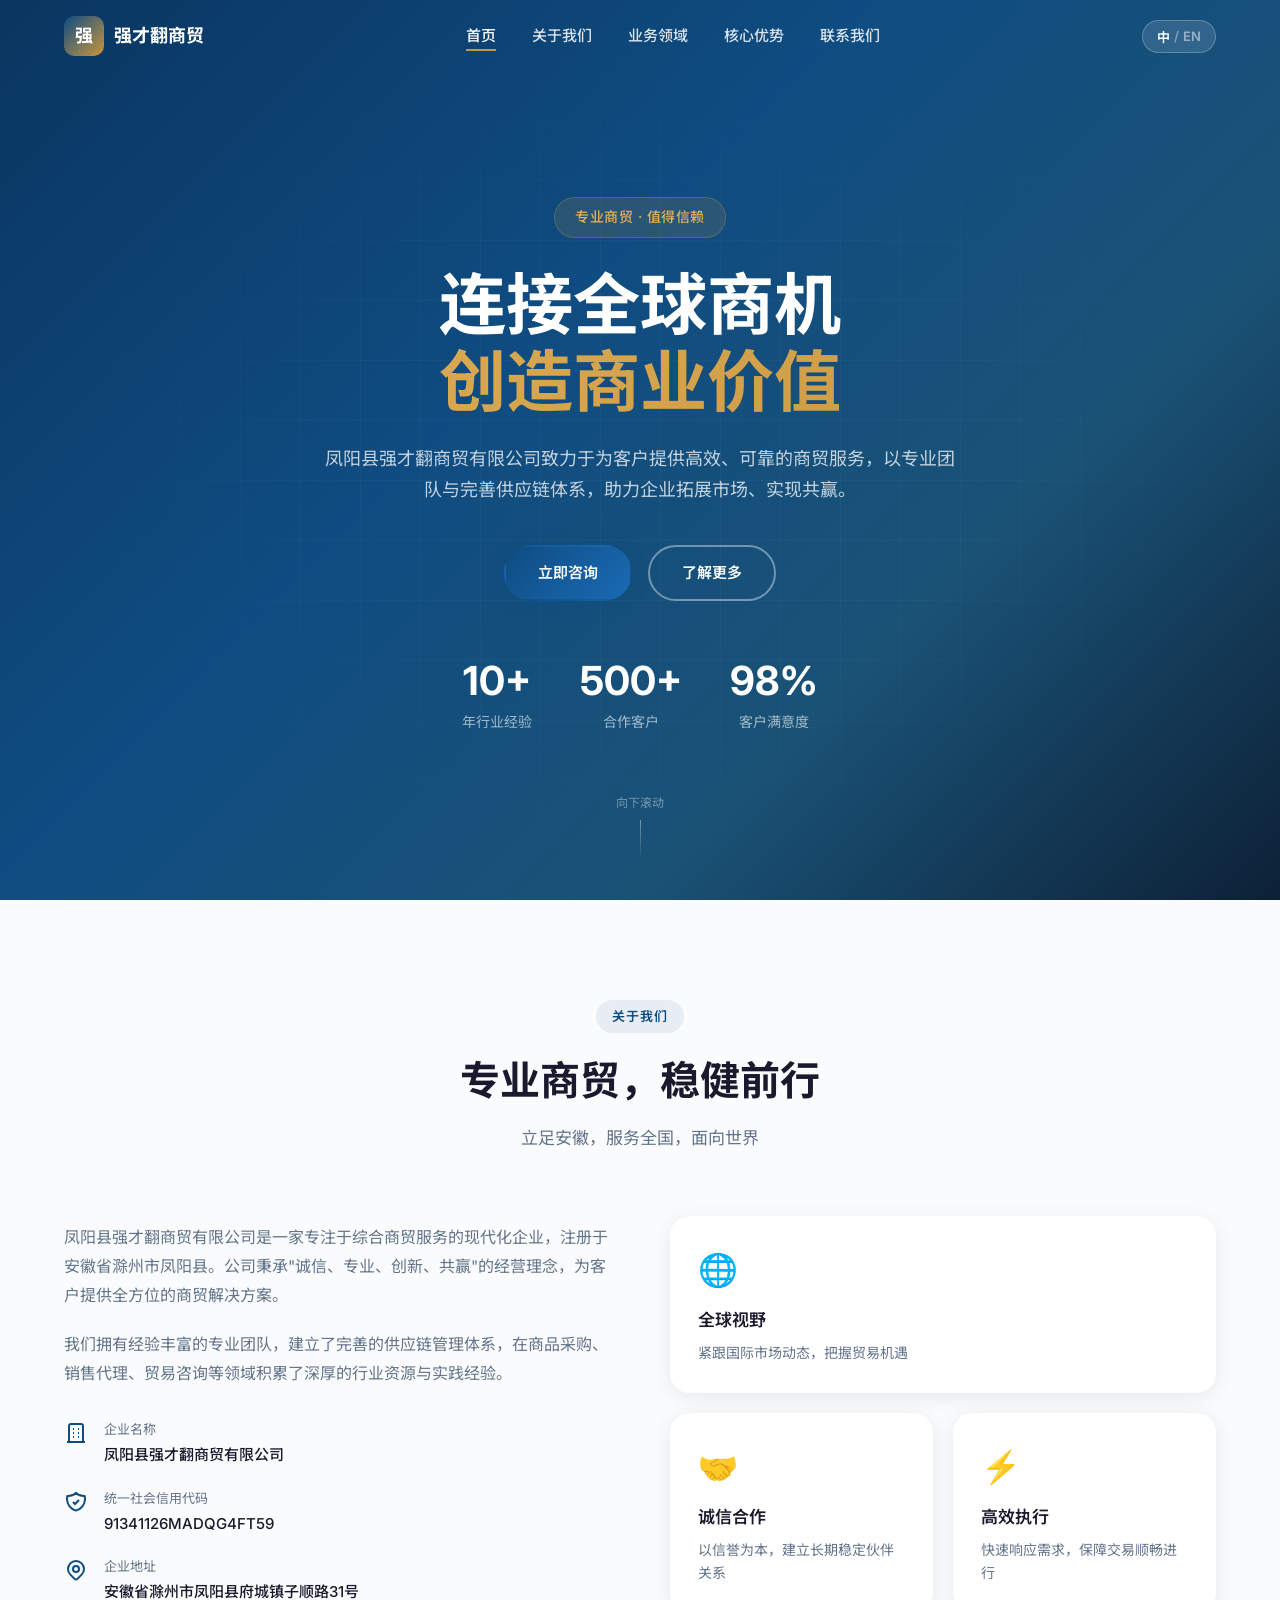
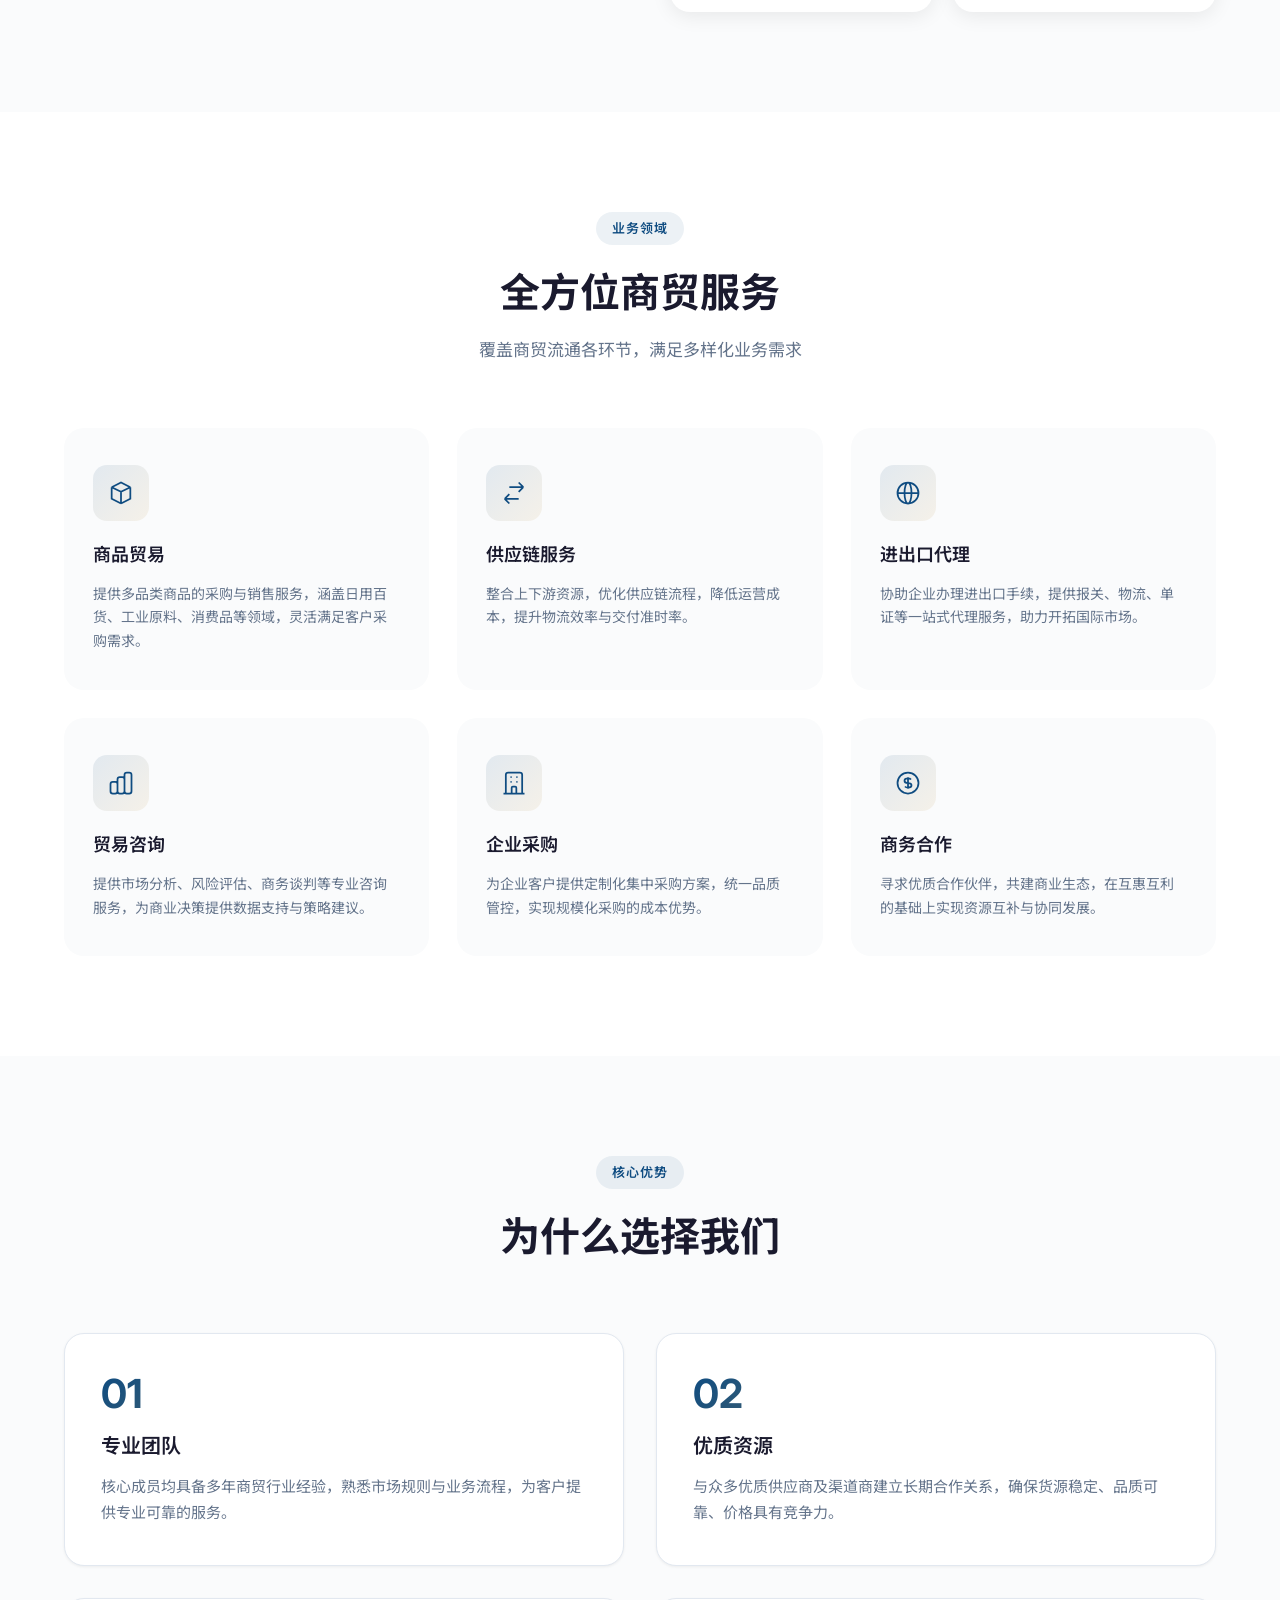
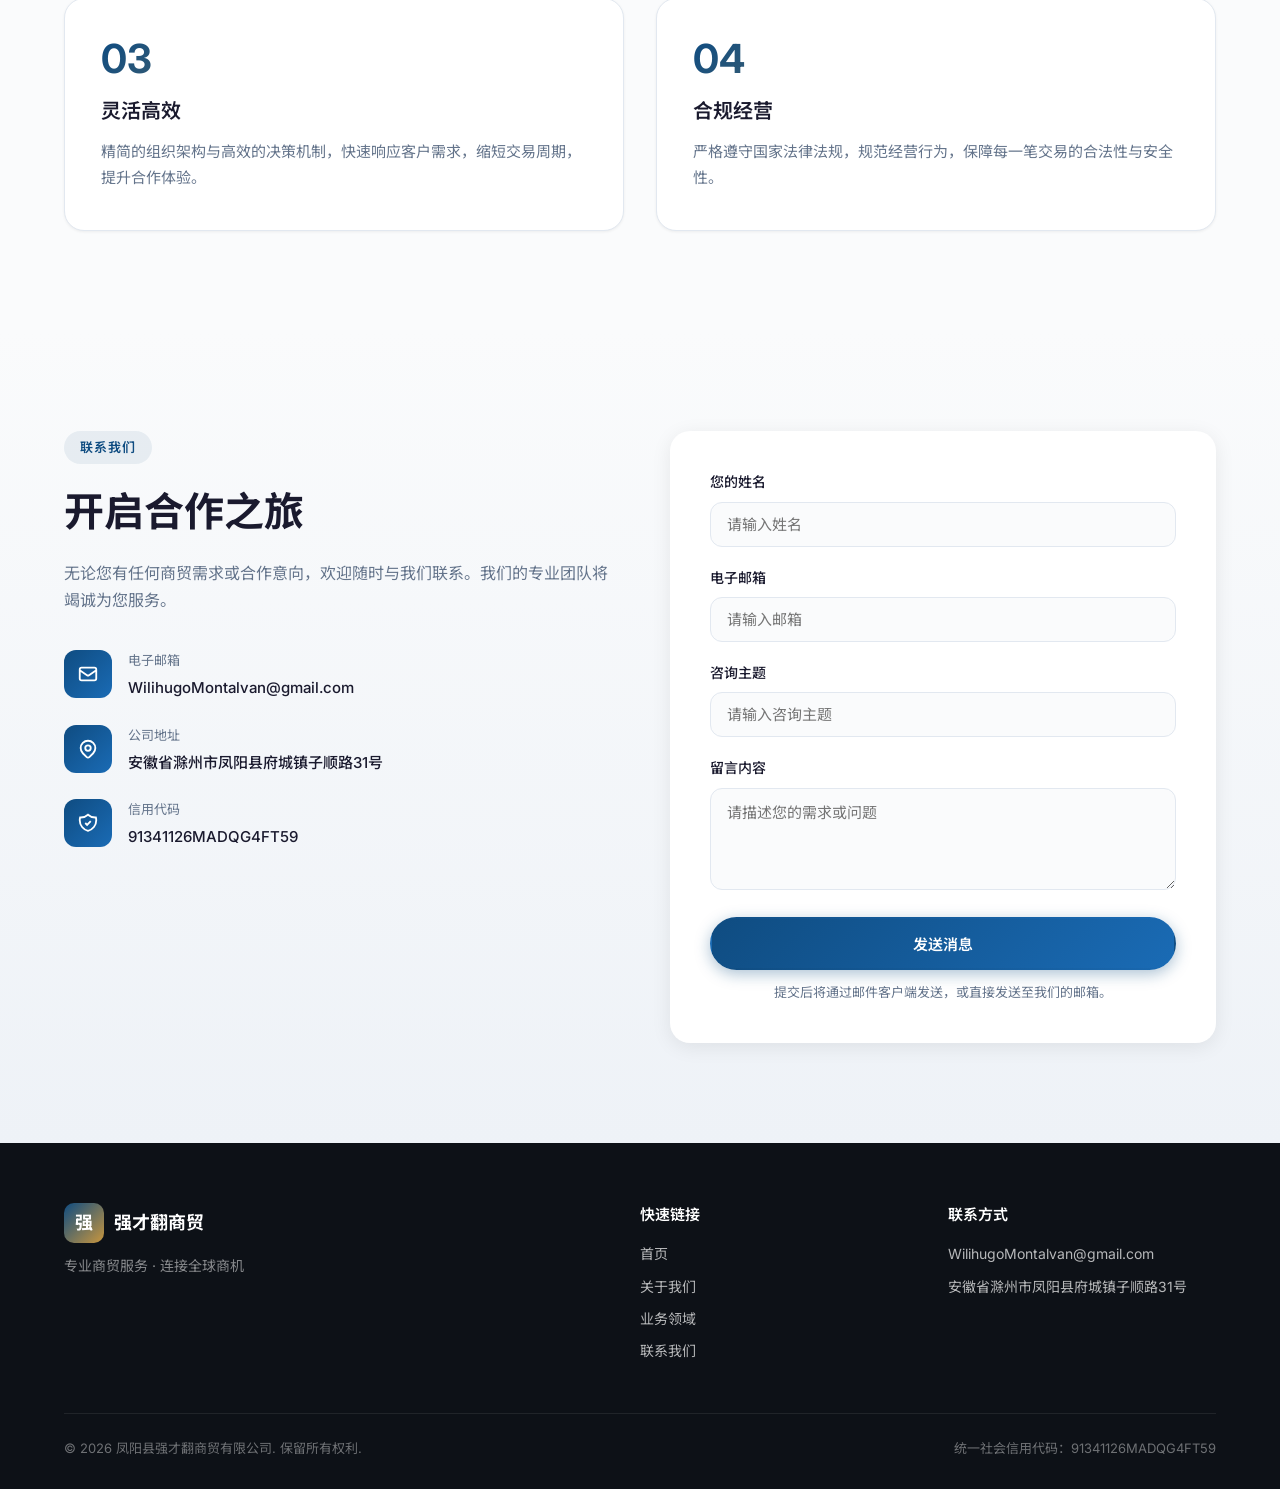
<file: index.html>
<!DOCTYPE html>
<html lang="zh-CN">
<head>
  <meta charset="UTF-8" />
  <meta name="viewport" content="width=device-width, initial-scale=1.0" />
  <meta name="description" content="凤阳县强才翻商贸有限公司 - 专业商贸服务，连接全球商机" />
  <title>凤阳县强才翻商贸有限公司</title>
  <link rel="preconnect" href="https://fonts.googleapis.com" />
  <link rel="preconnect" href="https://fonts.gstatic.com" crossorigin />
  <link href="https://fonts.googleapis.com/css2?family=Inter:wght@300;400;500;600;700&family=Noto+Sans+SC:wght@300;400;500;600;700&display=swap" rel="stylesheet" />
  <link rel="stylesheet" href="css/style.css" />
</head>
<body>
  <!-- Navigation -->
  <header class="header" id="header">
    <nav class="nav container">
      <a href="#home" class="nav__logo">
        <span class="nav__logo-icon">强</span>
        <span class="nav__logo-text" data-i18n="company.short">强才翻商贸</span>
      </a>
      <ul class="nav__menu" id="nav-menu">
        <li><a href="#home" class="nav__link active" data-i18n="nav.home">首页</a></li>
        <li><a href="#about" class="nav__link" data-i18n="nav.about">关于我们</a></li>
        <li><a href="#services" class="nav__link" data-i18n="nav.services">业务领域</a></li>
        <li><a href="#advantages" class="nav__link" data-i18n="nav.advantages">核心优势</a></li>
        <li><a href="#contact" class="nav__link" data-i18n="nav.contact">联系我们</a></li>
      </ul>
      <div class="nav__actions">
        <button class="lang-switch" id="lang-switch" aria-label="Switch language">
          <span class="lang-switch__current">中</span>
          <span class="lang-switch__divider">/</span>
          <span class="lang-switch__alt">EN</span>
        </button>
        <button class="nav__toggle" id="nav-toggle" aria-label="Toggle menu">
          <span></span><span></span><span></span>
        </button>
      </div>
    </nav>
  </header>

  <main>
    <!-- Hero -->
    <section class="hero" id="home">
      <div class="hero__bg">
        <div class="hero__gradient"></div>
        <div class="hero__grid"></div>
      </div>
      <div class="container hero__content">
        <div class="hero__badge" data-i18n="hero.badge">专业商贸 · 值得信赖</div>
        <h1 class="hero__title">
          <span data-i18n="hero.title1">连接全球商机</span>
          <span class="hero__title-accent" data-i18n="hero.title2">创造商业价值</span>
        </h1>
        <p class="hero__desc" data-i18n="hero.desc">
          凤阳县强才翻商贸有限公司致力于为客户提供高效、可靠的商贸服务，以专业团队与完善供应链体系，助力企业拓展市场、实现共赢。
        </p>
        <div class="hero__actions">
          <a href="#contact" class="btn btn--primary" data-i18n="hero.cta1">立即咨询</a>
          <a href="#about" class="btn btn--outline" data-i18n="hero.cta2">了解更多</a>
        </div>
        <div class="hero__stats">
          <div class="hero__stat">
            <span class="hero__stat-num">10+</span>
            <span class="hero__stat-label" data-i18n="hero.stat1">年行业经验</span>
          </div>
          <div class="hero__stat">
            <span class="hero__stat-num">500+</span>
            <span class="hero__stat-label" data-i18n="hero.stat2">合作客户</span>
          </div>
          <div class="hero__stat">
            <span class="hero__stat-num">98%</span>
            <span class="hero__stat-label" data-i18n="hero.stat3">客户满意度</span>
          </div>
        </div>
      </div>
      <div class="hero__scroll">
        <span data-i18n="hero.scroll">向下滚动</span>
        <div class="hero__scroll-line"></div>
      </div>
    </section>

    <!-- About -->
    <section class="section about" id="about">
      <div class="container">
        <div class="section__header">
          <span class="section__tag" data-i18n="about.tag">关于我们</span>
          <h2 class="section__title" data-i18n="about.title">专业商贸，稳健前行</h2>
          <p class="section__desc" data-i18n="about.subtitle">
            立足安徽，服务全国，面向世界
          </p>
        </div>
        <div class="about__grid">
          <div class="about__content">
            <p class="about__text" data-i18n="about.p1">
              凤阳县强才翻商贸有限公司是一家专注于综合商贸服务的现代化企业，注册于安徽省滁州市凤阳县。公司秉承"诚信、专业、创新、共赢"的经营理念，为客户提供全方位的商贸解决方案。
            </p>
            <p class="about__text" data-i18n="about.p2">
              我们拥有经验丰富的专业团队，建立了完善的供应链管理体系，在商品采购、销售代理、贸易咨询等领域积累了深厚的行业资源与实践经验。
            </p>
            <div class="about__info">
              <div class="about__info-item">
                <svg viewBox="0 0 24 24" fill="none" stroke="currentColor" stroke-width="2"><path d="M3 21h18M9 8h1M9 12h1M9 16h1M14 8h1M14 12h1M14 16h1M5 21V5a2 2 0 012-2h10a2 2 0 012 2v16"/></svg>
                <div>
                  <span class="about__info-label" data-i18n="about.company">企业名称</span>
                  <span class="about__info-value" data-i18n="company.full">凤阳县强才翻商贸有限公司</span>
                </div>
              </div>
              <div class="about__info-item">
                <svg viewBox="0 0 24 24" fill="none" stroke="currentColor" stroke-width="2"><path d="M9 12l2 2 4-4m5.618-4.016A11.955 11.955 0 0112 2.944a11.955 11.955 0 01-8.618 3.04A12.02 12.02 0 003 9c0 5.591 3.824 10.29 9 11.622 5.176-1.332 9-6.03 9-11.622 0-1.042-.133-2.052-.382-3.016z"/></svg>
                <div>
                  <span class="about__info-label" data-i18n="about.credit">统一社会信用代码</span>
                  <span class="about__info-value">91341126MADQG4FT59</span>
                </div>
              </div>
              <div class="about__info-item">
                <svg viewBox="0 0 24 24" fill="none" stroke="currentColor" stroke-width="2"><path d="M17.657 16.657L13.414 20.9a1.998 1.998 0 01-2.827 0l-4.244-4.243a8 8 0 1111.314 0z"/><path d="M15 11a3 3 0 11-6 0 3 3 0 016 0z"/></svg>
                <div>
                  <span class="about__info-label" data-i18n="about.address">企业地址</span>
                  <span class="about__info-value" data-i18n="company.address">安徽省滁州市凤阳县府城镇子顺路31号</span>
                </div>
              </div>
            </div>
          </div>
          <div class="about__visual">
            <div class="about__card about__card--1">
              <div class="about__card-icon">🌐</div>
              <h3 data-i18n="about.card1.title">全球视野</h3>
              <p data-i18n="about.card1.desc">紧跟国际市场动态，把握贸易机遇</p>
            </div>
            <div class="about__card about__card--2">
              <div class="about__card-icon">🤝</div>
              <h3 data-i18n="about.card2.title">诚信合作</h3>
              <p data-i18n="about.card2.desc">以信誉为本，建立长期稳定伙伴关系</p>
            </div>
            <div class="about__card about__card--3">
              <div class="about__card-icon">⚡</div>
              <h3 data-i18n="about.card3.title">高效执行</h3>
              <p data-i18n="about.card3.desc">快速响应需求，保障交易顺畅进行</p>
            </div>
          </div>
        </div>
      </div>
    </section>

    <!-- Services -->
    <section class="section services" id="services">
      <div class="container">
        <div class="section__header">
          <span class="section__tag" data-i18n="services.tag">业务领域</span>
          <h2 class="section__title" data-i18n="services.title">全方位商贸服务</h2>
          <p class="section__desc" data-i18n="services.subtitle">
            覆盖商贸流通各环节，满足多样化业务需求
          </p>
        </div>
        <div class="services__grid">
          <article class="service-card">
            <div class="service-card__icon">
              <svg viewBox="0 0 24 24" fill="none" stroke="currentColor" stroke-width="1.5"><path d="M20 7l-8-4-8 4m16 0l-8 4m8-4v10l-8 4m0-10L4 7m8 4v10M4 7v10l8 4"/></svg>
            </div>
            <h3 data-i18n="services.s1.title">商品贸易</h3>
            <p data-i18n="services.s1.desc">提供多品类商品的采购与销售服务，涵盖日用百货、工业原料、消费品等领域，灵活满足客户采购需求。</p>
          </article>
          <article class="service-card">
            <div class="service-card__icon">
              <svg viewBox="0 0 24 24" fill="none" stroke="currentColor" stroke-width="1.5"><path d="M8 7h12m0 0l-4-4m4 4l-4 4m0 6H4m0 0l4 4m-4-4l4-4"/></svg>
            </div>
            <h3 data-i18n="services.s2.title">供应链服务</h3>
            <p data-i18n="services.s2.desc">整合上下游资源，优化供应链流程，降低运营成本，提升物流效率与交付准时率。</p>
          </article>
          <article class="service-card">
            <div class="service-card__icon">
              <svg viewBox="0 0 24 24" fill="none" stroke="currentColor" stroke-width="1.5"><path d="M21 12a9 9 0 01-9 9m9-9a9 9 0 00-9-9m9 9H3m9 9a9 9 0 01-9-9m9 9c1.657 0 3-4.03 3-9s-1.343-9-3-9m0 18c-1.657 0-3-4.03-3-9s1.343-9 3-9m-9 9a9 9 0 019-9"/></svg>
            </div>
            <h3 data-i18n="services.s3.title">进出口代理</h3>
            <p data-i18n="services.s3.desc">协助企业办理进出口手续，提供报关、物流、单证等一站式代理服务，助力开拓国际市场。</p>
          </article>
          <article class="service-card">
            <div class="service-card__icon">
              <svg viewBox="0 0 24 24" fill="none" stroke="currentColor" stroke-width="1.5"><path d="M9 19v-6a2 2 0 00-2-2H5a2 2 0 00-2 2v6a2 2 0 002 2h2a2 2 0 002-2zm0 0V9a2 2 0 012-2h2a2 2 0 012 2v10m-6 0a2 2 0 002 2h2a2 2 0 002-2m0 0V5a2 2 0 012-2h2a2 2 0 012 2v14a2 2 0 01-2 2h-2a2 2 0 01-2-2z"/></svg>
            </div>
            <h3 data-i18n="services.s4.title">贸易咨询</h3>
            <p data-i18n="services.s4.desc">提供市场分析、风险评估、商务谈判等专业咨询服务，为商业决策提供数据支持与策略建议。</p>
          </article>
          <article class="service-card">
            <div class="service-card__icon">
              <svg viewBox="0 0 24 24" fill="none" stroke="currentColor" stroke-width="1.5"><path d="M19 21V5a2 2 0 00-2-2H7a2 2 0 00-2 2v16m14 0h2m-2 0h-5m-9 0H3m2 0h5M9 7h1m-1 4h1m4-4h1m-1 4h1m-5 10v-5a1 1 0 011-1h2a1 1 0 011 1v5m-4 0h4"/></svg>
            </div>
            <h3 data-i18n="services.s5.title">企业采购</h3>
            <p data-i18n="services.s5.desc">为企业客户提供定制化集中采购方案，统一品质管控，实现规模化采购的成本优势。</p>
          </article>
          <article class="service-card">
            <div class="service-card__icon">
              <svg viewBox="0 0 24 24" fill="none" stroke="currentColor" stroke-width="1.5"><path d="M12 8c-1.657 0-3 .895-3 2s1.343 2 3 2 3 .895 3 2-1.343 2-3 2m0-8c1.11 0 2.08.402 2.599 1M12 8V7m0 1v8m0 0v1m0-1c-1.11 0-2.08-.402-2.599-1M21 12a9 9 0 11-18 0 9 9 0 0118 0z"/></svg>
            </div>
            <h3 data-i18n="services.s6.title">商务合作</h3>
            <p data-i18n="services.s6.desc">寻求优质合作伙伴，共建商业生态，在互惠互利的基础上实现资源互补与协同发展。</p>
          </article>
        </div>
      </div>
    </section>

    <!-- Advantages -->
    <section class="section advantages" id="advantages">
      <div class="container">
        <div class="section__header">
          <span class="section__tag" data-i18n="advantages.tag">核心优势</span>
          <h2 class="section__title" data-i18n="advantages.title">为什么选择我们</h2>
        </div>
        <div class="advantages__grid">
          <div class="advantage-item">
            <div class="advantage-item__num">01</div>
            <h3 data-i18n="advantages.a1.title">专业团队</h3>
            <p data-i18n="advantages.a1.desc">核心成员均具备多年商贸行业经验，熟悉市场规则与业务流程，为客户提供专业可靠的服务。</p>
          </div>
          <div class="advantage-item">
            <div class="advantage-item__num">02</div>
            <h3 data-i18n="advantages.a2.title">优质资源</h3>
            <p data-i18n="advantages.a2.desc">与众多优质供应商及渠道商建立长期合作关系，确保货源稳定、品质可靠、价格具有竞争力。</p>
          </div>
          <div class="advantage-item">
            <div class="advantage-item__num">03</div>
            <h3 data-i18n="advantages.a3.title">灵活高效</h3>
            <p data-i18n="advantages.a3.desc">精简的组织架构与高效的决策机制，快速响应客户需求，缩短交易周期，提升合作体验。</p>
          </div>
          <div class="advantage-item">
            <div class="advantage-item__num">04</div>
            <h3 data-i18n="advantages.a4.title">合规经营</h3>
            <p data-i18n="advantages.a4.desc">严格遵守国家法律法规，规范经营行为，保障每一笔交易的合法性与安全性。</p>
          </div>
        </div>
      </div>
    </section>

    <!-- Contact -->
    <section class="section contact" id="contact">
      <div class="container">
        <div class="contact__wrapper">
          <div class="contact__info">
            <span class="section__tag" data-i18n="contact.tag">联系我们</span>
            <h2 class="section__title" data-i18n="contact.title">开启合作之旅</h2>
            <p class="contact__desc" data-i18n="contact.desc">
              无论您有任何商贸需求或合作意向，欢迎随时与我们联系。我们的专业团队将竭诚为您服务。
            </p>
            <div class="contact__details">
              <a href="mailto:WilihugoMontalvan@gmail.com" class="contact__item">
                <div class="contact__item-icon">
                  <svg viewBox="0 0 24 24" fill="none" stroke="currentColor" stroke-width="2"><path d="M3 8l7.89 5.26a2 2 0 002.22 0L21 8M5 19h14a2 2 0 002-2V7a2 2 0 00-2-2H5a2 2 0 00-2 2v10a2 2 0 002 2z"/></svg>
                </div>
                <div>
                  <span class="contact__item-label" data-i18n="contact.email">电子邮箱</span>
                  <span class="contact__item-value">WilihugoMontalvan@gmail.com</span>
                </div>
              </a>
              <div class="contact__item">
                <div class="contact__item-icon">
                  <svg viewBox="0 0 24 24" fill="none" stroke="currentColor" stroke-width="2"><path d="M17.657 16.657L13.414 20.9a1.998 1.998 0 01-2.827 0l-4.244-4.243a8 8 0 1111.314 0z"/><path d="M15 11a3 3 0 11-6 0 3 3 0 016 0z"/></svg>
                </div>
                <div>
                  <span class="contact__item-label" data-i18n="contact.address">公司地址</span>
                  <span class="contact__item-value" data-i18n="company.address">安徽省滁州市凤阳县府城镇子顺路31号</span>
                </div>
              </div>
              <div class="contact__item">
                <div class="contact__item-icon">
                  <svg viewBox="0 0 24 24" fill="none" stroke="currentColor" stroke-width="2"><path d="M9 12l2 2 4-4m5.618-4.016A11.955 11.955 0 0112 2.944a11.955 11.955 0 01-8.618 3.04A12.02 12.02 0 003 9c0 5.591 3.824 10.29 9 11.622 5.176-1.332 9-6.03 9-11.622 0-1.042-.133-2.052-.382-3.016z"/></svg>
                </div>
                <div>
                  <span class="contact__item-label" data-i18n="contact.credit">信用代码</span>
                  <span class="contact__item-value">91341126MADQG4FT59</span>
                </div>
              </div>
            </div>
          </div>
          <form class="contact__form" id="contact-form">
            <div class="form-group">
              <label for="name" data-i18n="contact.form.name">您的姓名</label>
              <input type="text" id="name" name="name" required data-i18n-placeholder="contact.form.namePh" placeholder="请输入姓名" />
            </div>
            <div class="form-group">
              <label for="email" data-i18n="contact.form.email">电子邮箱</label>
              <input type="email" id="email" name="email" required data-i18n-placeholder="contact.form.emailPh" placeholder="请输入邮箱" />
            </div>
            <div class="form-group">
              <label for="subject" data-i18n="contact.form.subject">咨询主题</label>
              <input type="text" id="subject" name="subject" data-i18n-placeholder="contact.form.subjectPh" placeholder="请输入咨询主题" />
            </div>
            <div class="form-group">
              <label for="message" data-i18n="contact.form.message">留言内容</label>
              <textarea id="message" name="message" rows="4" required data-i18n-placeholder="contact.form.messagePh" placeholder="请描述您的需求或问题"></textarea>
            </div>
            <button type="submit" class="btn btn--primary btn--full" data-i18n="contact.form.submit">发送消息</button>
            <p class="form-note" data-i18n="contact.form.note">提交后将通过邮件客户端发送，或直接发送至我们的邮箱。</p>
          </form>
        </div>
      </div>
    </section>
  </main>

  <!-- Footer -->
  <footer class="footer">
    <div class="container">
      <div class="footer__top">
        <div class="footer__brand">
          <a href="#home" class="nav__logo">
            <span class="nav__logo-icon">强</span>
            <span class="nav__logo-text" data-i18n="company.short">强才翻商贸</span>
          </a>
          <p class="footer__tagline" data-i18n="footer.tagline">专业商贸服务 · 连接全球商机</p>
        </div>
        <div class="footer__links">
          <h4 data-i18n="footer.quickLinks">快速链接</h4>
          <ul>
            <li><a href="#home" data-i18n="nav.home">首页</a></li>
            <li><a href="#about" data-i18n="nav.about">关于我们</a></li>
            <li><a href="#services" data-i18n="nav.services">业务领域</a></li>
            <li><a href="#contact" data-i18n="nav.contact">联系我们</a></li>
          </ul>
        </div>
        <div class="footer__links">
          <h4 data-i18n="footer.contact">联系方式</h4>
          <ul>
            <li><a href="mailto:WilihugoMontalvan@gmail.com">WilihugoMontalvan@gmail.com</a></li>
            <li data-i18n="company.address">安徽省滁州市凤阳县府城镇子顺路31号</li>
          </ul>
        </div>
      </div>
      <div class="footer__bottom">
        <p>&copy; 2026 <span data-i18n="company.full">凤阳县强才翻商贸有限公司</span>. <span data-i18n="footer.rights">保留所有权利</span>.</p>
        <p class="footer__credit" data-i18n="footer.credit">统一社会信用代码：91341126MADQG4FT59</p>
      </div>
    </div>
  </footer>

  <script src="js/i18n.js"></script>
  <script src="js/main.js"></script>
</body>
</html>
</file>
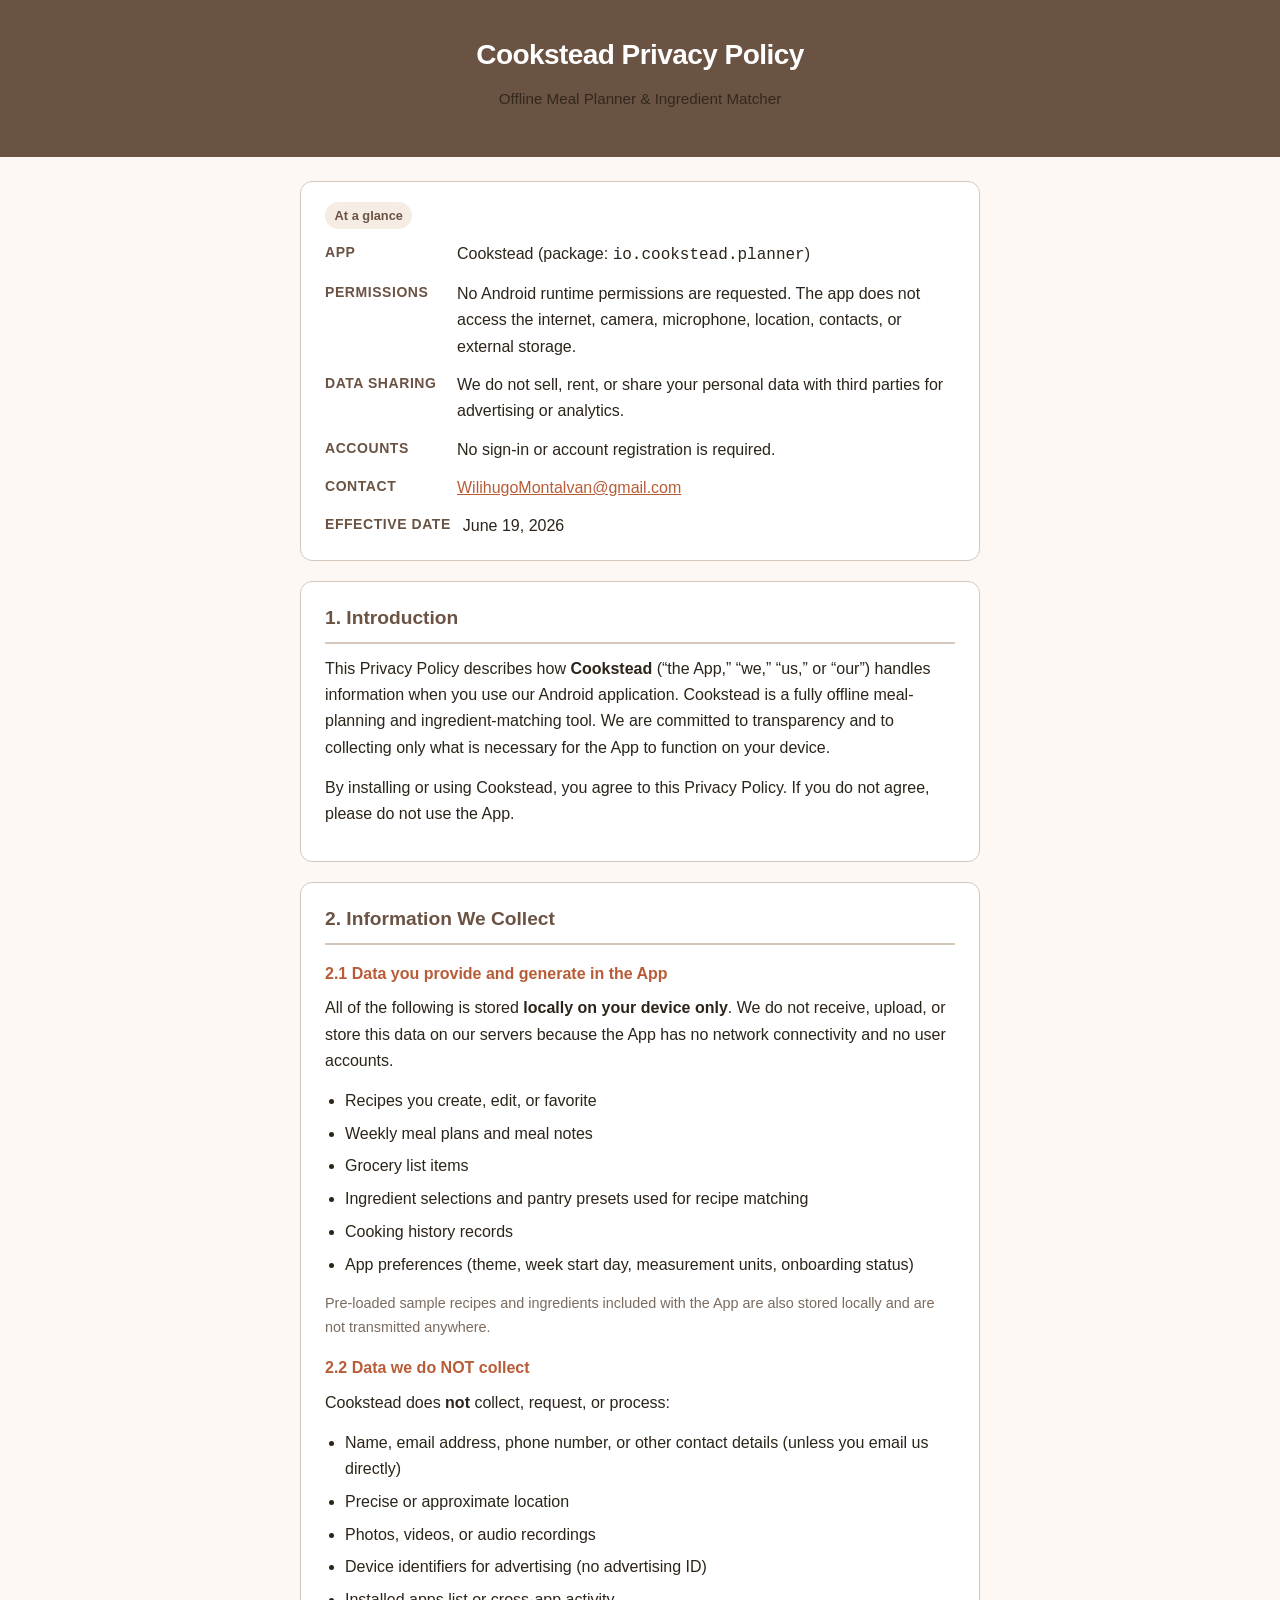
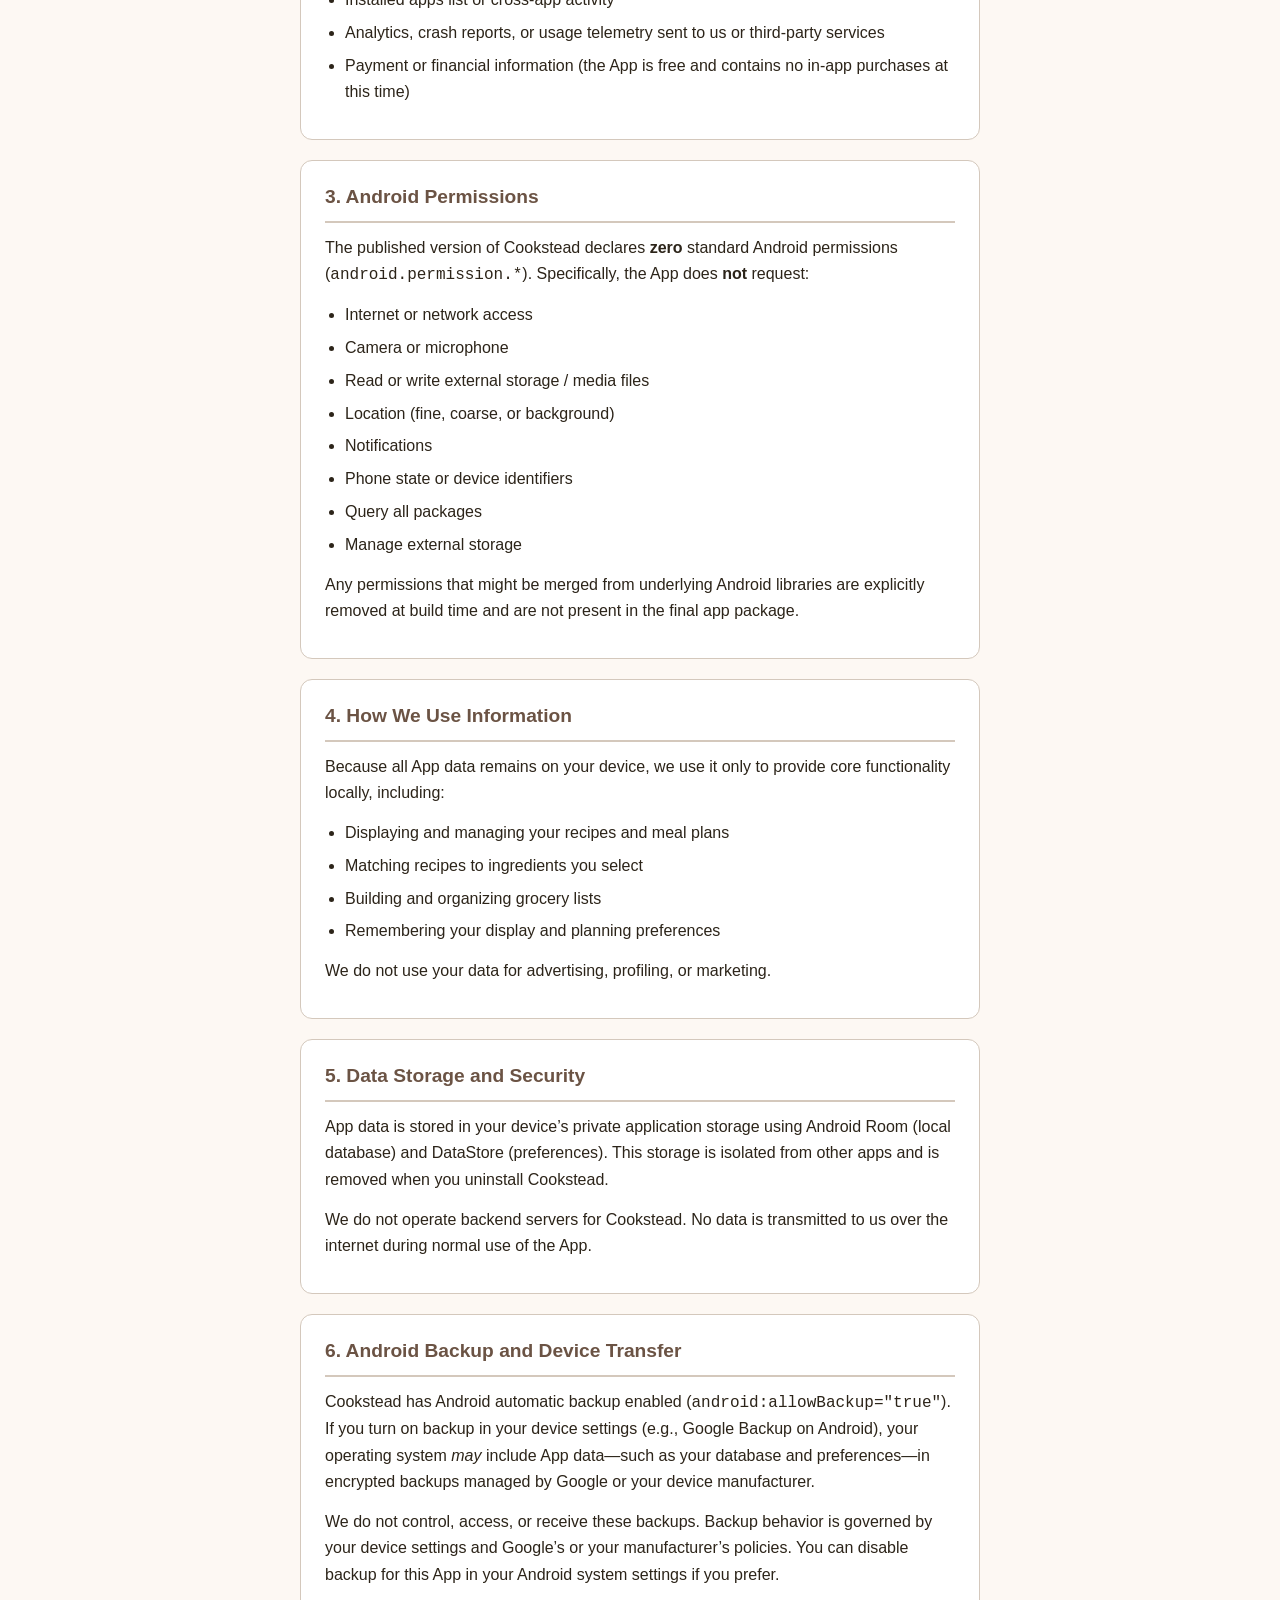
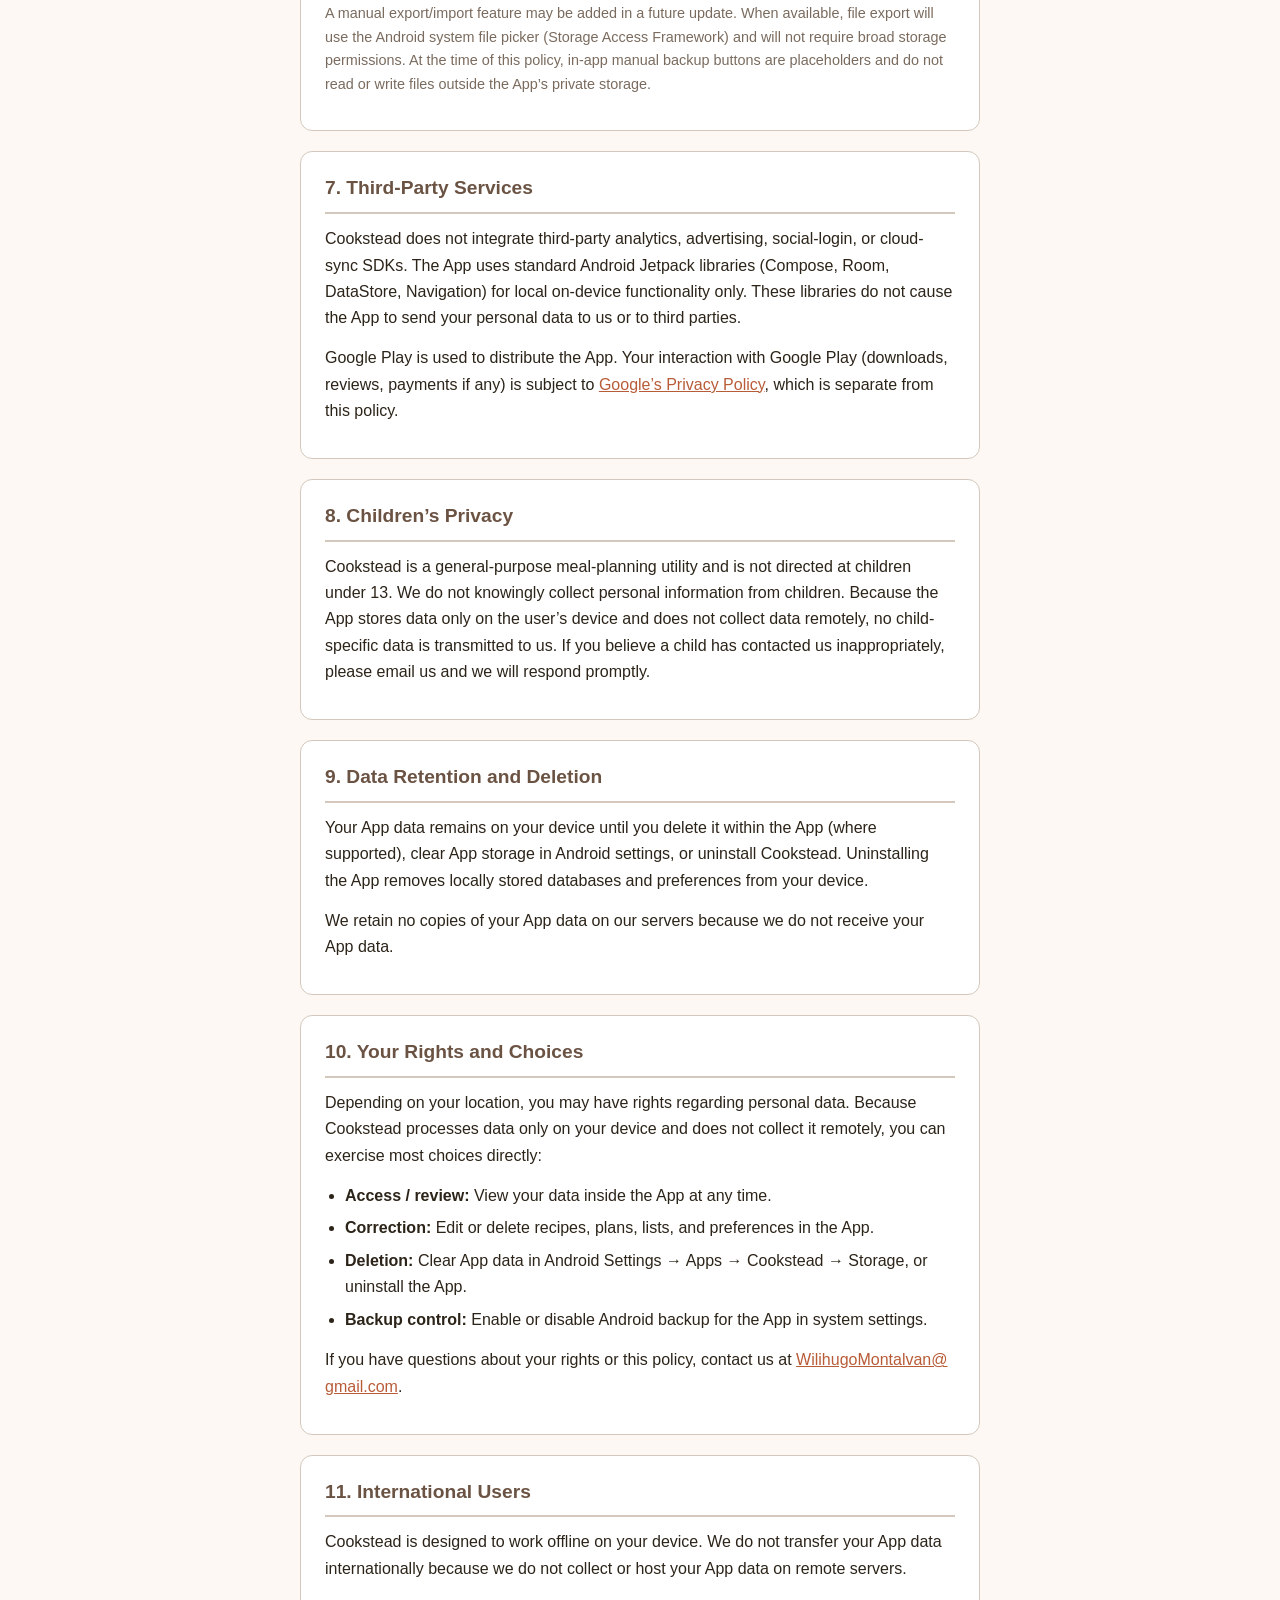
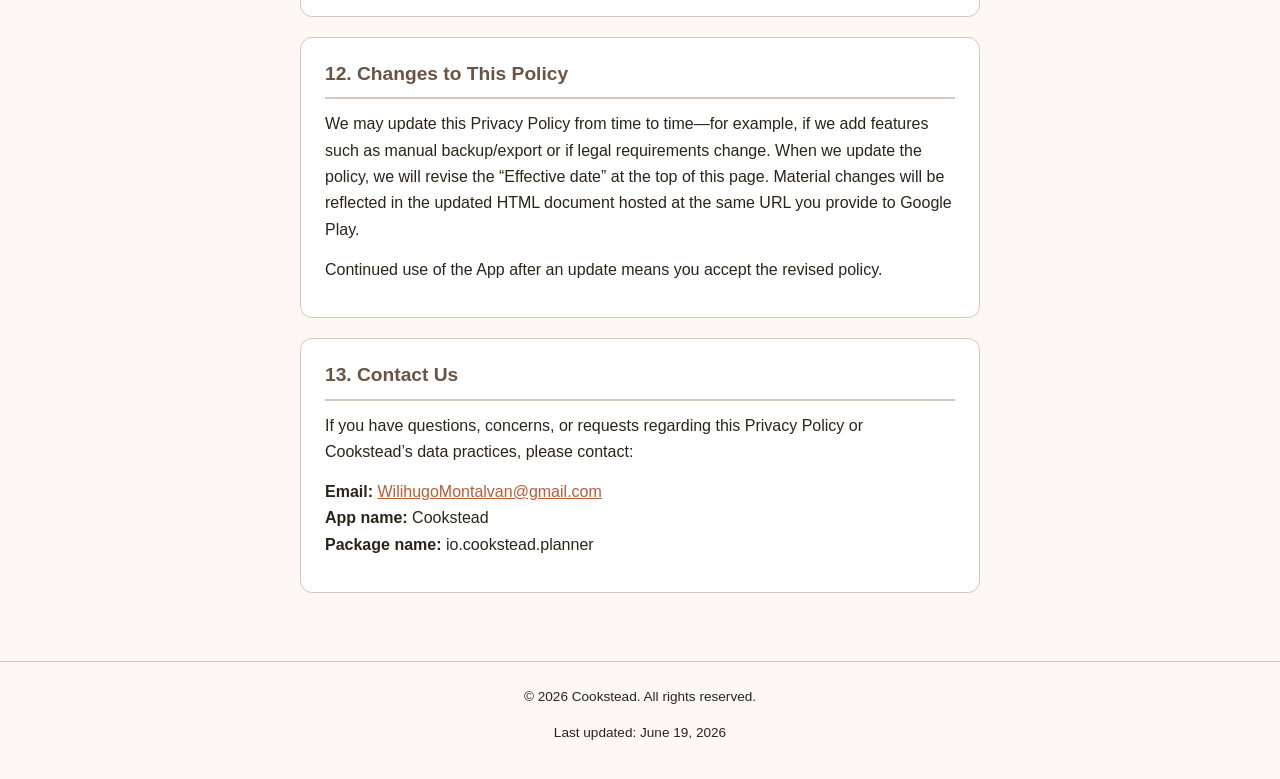
<file: privacy_policy.html>
<!DOCTYPE html>
<html lang="en">
<head>
    <meta charset="UTF-8">
    <meta name="viewport" content="width=device-width, initial-scale=1.0">
    <meta name="description" content="Privacy Policy for Cookstead — offline meal planner and ingredient matcher for Android.">
    <title>Privacy Policy — Cookstead</title>
    <style>
        :root {
            --bg: #FDF8F3;
            --surface: #FFFFFF;
            --text: #2C2419;
            --muted: #7A6B5E;
            --primary: #6B5344;
            --accent: #B85C38;
            --border: #D4C8BC;
        }

        * {
            box-sizing: border-box;
            margin: 0;
            padding: 0;
        }

        body {
            font-family: -apple-system, BlinkMacSystemFont, "Segoe UI", Roboto, "Helvetica Neue", Arial, sans-serif;
            background: var(--bg);
            color: var(--text);
            line-height: 1.65;
            font-size: 16px;
        }

        header {
            background: var(--primary);
            color: #FFFFFF;
            padding: 2rem 1.25rem;
            text-align: center;
        }

        header h1 {
            font-size: 1.75rem;
            font-weight: 600;
            letter-spacing: -0.02em;
        }

        header p {
            margin-top: 0.5rem;
            opacity: 0.9;
            font-size: 0.95rem;
        }

        main {
            max-width: 720px;
            margin: 0 auto;
            padding: 1.5rem 1.25rem 3rem;
        }

        .card {
            background: var(--surface);
            border: 1px solid var(--border);
            border-radius: 12px;
            padding: 1.25rem 1.5rem;
            margin-bottom: 1.25rem;
        }

        .summary-grid {
            display: grid;
            gap: 0.75rem;
        }

        .summary-item {
            display: flex;
            gap: 0.75rem;
            align-items: flex-start;
        }

        .summary-item strong {
            min-width: 7.5rem;
            color: var(--primary);
            font-size: 0.875rem;
            text-transform: uppercase;
            letter-spacing: 0.04em;
        }

        h2 {
            font-size: 1.2rem;
            color: var(--primary);
            margin-bottom: 0.75rem;
            padding-bottom: 0.5rem;
            border-bottom: 2px solid var(--border);
        }

        h3 {
            font-size: 1rem;
            color: var(--accent);
            margin: 1rem 0 0.5rem;
        }

        p, li {
            color: var(--text);
        }

        p {
            margin-bottom: 0.85rem;
        }

        ul {
            margin: 0.5rem 0 0.85rem 1.25rem;
        }

        li {
            margin-bottom: 0.4rem;
        }

        a {
            color: var(--accent);
            word-break: break-all;
        }

        .muted {
            color: var(--muted);
            font-size: 0.9rem;
        }

        .badge {
            display: inline-block;
            background: #F5EDE4;
            color: var(--primary);
            font-size: 0.8rem;
            font-weight: 600;
            padding: 0.2rem 0.6rem;
            border-radius: 999px;
            margin-bottom: 0.75rem;
        }

        footer {
            text-align: center;
            padding: 1.5rem;
            color: var(--muted);
            font-size: 0.85rem;
            border-top: 1px solid var(--border);
        }

        @media (max-width: 480px) {
            header h1 { font-size: 1.5rem; }
            .summary-item { flex-direction: column; gap: 0.25rem; }
            .summary-item strong { min-width: unset; }
        }
    </style>
</head>
<body>

<header>
    <h1>Cookstead Privacy Policy</h1>
    <p>Offline Meal Planner &amp; Ingredient Matcher</p>
</header>

<main>

    <section class="card">
        <span class="badge">At a glance</span>
        <div class="summary-grid">
            <div class="summary-item">
                <strong>App</strong>
                <span>Cookstead (package: <code>io.cookstead.planner</code>)</span>
            </div>
            <div class="summary-item">
                <strong>Permissions</strong>
                <span>No Android runtime permissions are requested. The app does not access the internet, camera, microphone, location, contacts, or external storage.</span>
            </div>
            <div class="summary-item">
                <strong>Data sharing</strong>
                <span>We do not sell, rent, or share your personal data with third parties for advertising or analytics.</span>
            </div>
            <div class="summary-item">
                <strong>Accounts</strong>
                <span>No sign-in or account registration is required.</span>
            </div>
            <div class="summary-item">
                <strong>Contact</strong>
                <span><a href="mailto:WilihugoMontalvan@gmail.com">WilihugoMontalvan@gmail.com</a></span>
            </div>
            <div class="summary-item">
                <strong>Effective date</strong>
                <span>June 19, 2026</span>
            </div>
        </div>
    </section>

    <section class="card">
        <h2>1. Introduction</h2>
        <p>
            This Privacy Policy describes how <strong>Cookstead</strong> (“the App,” “we,” “us,” or “our”) handles information when you use our Android application. Cookstead is a fully offline meal-planning and ingredient-matching tool. We are committed to transparency and to collecting only what is necessary for the App to function on your device.
        </p>
        <p>
            By installing or using Cookstead, you agree to this Privacy Policy. If you do not agree, please do not use the App.
        </p>
    </section>

    <section class="card">
        <h2>2. Information We Collect</h2>

        <h3>2.1 Data you provide and generate in the App</h3>
        <p>All of the following is stored <strong>locally on your device only</strong>. We do not receive, upload, or store this data on our servers because the App has no network connectivity and no user accounts.</p>
        <ul>
            <li>Recipes you create, edit, or favorite</li>
            <li>Weekly meal plans and meal notes</li>
            <li>Grocery list items</li>
            <li>Ingredient selections and pantry presets used for recipe matching</li>
            <li>Cooking history records</li>
            <li>App preferences (theme, week start day, measurement units, onboarding status)</li>
        </ul>
        <p class="muted">
            Pre-loaded sample recipes and ingredients included with the App are also stored locally and are not transmitted anywhere.
        </p>

        <h3>2.2 Data we do NOT collect</h3>
        <p>Cookstead does <strong>not</strong> collect, request, or process:</p>
        <ul>
            <li>Name, email address, phone number, or other contact details (unless you email us directly)</li>
            <li>Precise or approximate location</li>
            <li>Photos, videos, or audio recordings</li>
            <li>Device identifiers for advertising (no advertising ID)</li>
            <li>Installed apps list or cross-app activity</li>
            <li>Analytics, crash reports, or usage telemetry sent to us or third-party services</li>
            <li>Payment or financial information (the App is free and contains no in-app purchases at this time)</li>
        </ul>
    </section>

    <section class="card">
        <h2>3. Android Permissions</h2>
        <p>
            The published version of Cookstead declares <strong>zero</strong> standard Android permissions (<code>android.permission.*</code>). Specifically, the App does <strong>not</strong> request:
        </p>
        <ul>
            <li>Internet or network access</li>
            <li>Camera or microphone</li>
            <li>Read or write external storage / media files</li>
            <li>Location (fine, coarse, or background)</li>
            <li>Notifications</li>
            <li>Phone state or device identifiers</li>
            <li>Query all packages</li>
            <li>Manage external storage</li>
        </ul>
        <p>
            Any permissions that might be merged from underlying Android libraries are explicitly removed at build time and are not present in the final app package.
        </p>
    </section>

    <section class="card">
        <h2>4. How We Use Information</h2>
        <p>Because all App data remains on your device, we use it only to provide core functionality locally, including:</p>
        <ul>
            <li>Displaying and managing your recipes and meal plans</li>
            <li>Matching recipes to ingredients you select</li>
            <li>Building and organizing grocery lists</li>
            <li>Remembering your display and planning preferences</li>
        </ul>
        <p>We do not use your data for advertising, profiling, or marketing.</p>
    </section>

    <section class="card">
        <h2>5. Data Storage and Security</h2>
        <p>
            App data is stored in your device’s private application storage using Android Room (local database) and DataStore (preferences). This storage is isolated from other apps and is removed when you uninstall Cookstead.
        </p>
        <p>
            We do not operate backend servers for Cookstead. No data is transmitted to us over the internet during normal use of the App.
        </p>
    </section>

    <section class="card">
        <h2>6. Android Backup and Device Transfer</h2>
        <p>
            Cookstead has Android automatic backup enabled (<code>android:allowBackup="true"</code>). If you turn on backup in your device settings (e.g., Google Backup on Android), your operating system <em>may</em> include App data—such as your database and preferences—in encrypted backups managed by Google or your device manufacturer.
        </p>
        <p>
            We do not control, access, or receive these backups. Backup behavior is governed by your device settings and Google’s or your manufacturer’s policies. You can disable backup for this App in your Android system settings if you prefer.
        </p>
        <p class="muted">
            A manual export/import feature may be added in a future update. When available, file export will use the Android system file picker (Storage Access Framework) and will not require broad storage permissions. At the time of this policy, in-app manual backup buttons are placeholders and do not read or write files outside the App’s private storage.
        </p>
    </section>

    <section class="card">
        <h2>7. Third-Party Services</h2>
        <p>
            Cookstead does not integrate third-party analytics, advertising, social-login, or cloud-sync SDKs. The App uses standard Android Jetpack libraries (Compose, Room, DataStore, Navigation) for local on-device functionality only. These libraries do not cause the App to send your personal data to us or to third parties.
        </p>
        <p>
            Google Play is used to distribute the App. Your interaction with Google Play (downloads, reviews, payments if any) is subject to <a href="https://policies.google.com/privacy" rel="noopener noreferrer" target="_blank">Google’s Privacy Policy</a>, which is separate from this policy.
        </p>
    </section>

    <section class="card">
        <h2>8. Children’s Privacy</h2>
        <p>
            Cookstead is a general-purpose meal-planning utility and is not directed at children under 13. We do not knowingly collect personal information from children. Because the App stores data only on the user’s device and does not collect data remotely, no child-specific data is transmitted to us. If you believe a child has contacted us inappropriately, please email us and we will respond promptly.
        </p>
    </section>

    <section class="card">
        <h2>9. Data Retention and Deletion</h2>
        <p>
            Your App data remains on your device until you delete it within the App (where supported), clear App storage in Android settings, or uninstall Cookstead. Uninstalling the App removes locally stored databases and preferences from your device.
        </p>
        <p>
            We retain no copies of your App data on our servers because we do not receive your App data.
        </p>
    </section>

    <section class="card">
        <h2>10. Your Rights and Choices</h2>
        <p>Depending on your location, you may have rights regarding personal data. Because Cookstead processes data only on your device and does not collect it remotely, you can exercise most choices directly:</p>
        <ul>
            <li><strong>Access / review:</strong> View your data inside the App at any time.</li>
            <li><strong>Correction:</strong> Edit or delete recipes, plans, lists, and preferences in the App.</li>
            <li><strong>Deletion:</strong> Clear App data in Android Settings → Apps → Cookstead → Storage, or uninstall the App.</li>
            <li><strong>Backup control:</strong> Enable or disable Android backup for the App in system settings.</li>
        </ul>
        <p>
            If you have questions about your rights or this policy, contact us at
            <a href="mailto:WilihugoMontalvan@gmail.com">WilihugoMontalvan@gmail.com</a>.
        </p>
    </section>

    <section class="card">
        <h2>11. International Users</h2>
        <p>
            Cookstead is designed to work offline on your device. We do not transfer your App data internationally because we do not collect or host your App data on remote servers.
        </p>
    </section>

    <section class="card">
        <h2>12. Changes to This Policy</h2>
        <p>
            We may update this Privacy Policy from time to time—for example, if we add features such as manual backup/export or if legal requirements change. When we update the policy, we will revise the “Effective date” at the top of this page. Material changes will be reflected in the updated HTML document hosted at the same URL you provide to Google Play.
        </p>
        <p>
            Continued use of the App after an update means you accept the revised policy.
        </p>
    </section>

    <section class="card">
        <h2>13. Contact Us</h2>
        <p>
            If you have questions, concerns, or requests regarding this Privacy Policy or Cookstead’s data practices, please contact:
        </p>
        <p>
            <strong>Email:</strong> <a href="mailto:WilihugoMontalvan@gmail.com">WilihugoMontalvan@gmail.com</a><br>
            <strong>App name:</strong> Cookstead<br>
            <strong>Package name:</strong> io.cookstead.planner
        </p>
    </section>

</main>

<footer>
    <p>&copy; 2026 Cookstead. All rights reserved.</p>
    <p>Last updated: June 19, 2026</p>
</footer>

</body>
</html>
</file>
<file: css/style.css>
/* ===== CSS Variables ===== */
:root {
  --color-primary: #0f4c81;
  --color-primary-light: #1a6bb5;
  --color-primary-dark: #0a3560;
  --color-accent: #c8963e;
  --color-accent-light: #e0b05a;
  --color-bg: #fafbfc;
  --color-bg-dark: #0d1117;
  --color-surface: #ffffff;
  --color-text: #1a1a2e;
  --color-text-muted: #64748b;
  --color-border: #e2e8f0;
  --font-sans: 'Inter', 'Noto Sans SC', -apple-system, BlinkMacSystemFont, sans-serif;
  --shadow-sm: 0 1px 3px rgba(0, 0, 0, 0.06);
  --shadow-md: 0 4px 20px rgba(0, 0, 0, 0.08);
  --shadow-lg: 0 10px 40px rgba(0, 0, 0, 0.12);
  --radius: 12px;
  --radius-lg: 20px;
  --transition: 0.3s cubic-bezier(0.4, 0, 0.2, 1);
  --header-height: 72px;
}

/* ===== Reset ===== */
*, *::before, *::after {
  box-sizing: border-box;
  margin: 0;
  padding: 0;
}

html {
  scroll-behavior: smooth;
  scroll-padding-top: var(--header-height);
}

body {
  font-family: var(--font-sans);
  font-size: 16px;
  line-height: 1.6;
  color: var(--color-text);
  background: var(--color-bg);
  -webkit-font-smoothing: antialiased;
}

a {
  text-decoration: none;
  color: inherit;
  transition: color var(--transition);
}

ul { list-style: none; }

img { max-width: 100%; display: block; }

.container {
  width: 100%;
  max-width: 1200px;
  margin: 0 auto;
  padding: 0 24px;
}

/* ===== Buttons ===== */
.btn {
  display: inline-flex;
  align-items: center;
  justify-content: center;
  padding: 14px 32px;
  font-size: 15px;
  font-weight: 600;
  border-radius: 50px;
  border: 2px solid transparent;
  cursor: pointer;
  transition: all var(--transition);
  font-family: inherit;
}

.btn--primary {
  background: linear-gradient(135deg, var(--color-primary), var(--color-primary-light));
  color: #fff;
  box-shadow: 0 4px 15px rgba(15, 76, 129, 0.35);
}

.btn--primary:hover {
  transform: translateY(-2px);
  box-shadow: 0 6px 25px rgba(15, 76, 129, 0.45);
}

.btn--outline {
  background: transparent;
  color: #fff;
  border-color: rgba(255, 255, 255, 0.4);
}

.btn--outline:hover {
  background: rgba(255, 255, 255, 0.1);
  border-color: #fff;
}

.btn--full { width: 100%; }

/* ===== Header ===== */
.header {
  position: fixed;
  top: 0;
  left: 0;
  right: 0;
  z-index: 1000;
  height: var(--header-height);
  transition: all var(--transition);
}

.header.scrolled {
  background: rgba(255, 255, 255, 0.92);
  backdrop-filter: blur(20px);
  -webkit-backdrop-filter: blur(20px);
  box-shadow: var(--shadow-sm);
}

.header.scrolled .nav__link { color: var(--color-text); }
.header.scrolled .nav__logo-text { color: var(--color-text); }
.header.scrolled .nav__toggle span { background: var(--color-text); }

.nav {
  display: flex;
  align-items: center;
  justify-content: space-between;
  height: 100%;
}

.nav__logo {
  display: flex;
  align-items: center;
  gap: 10px;
  font-weight: 700;
  font-size: 18px;
}

.nav__logo-icon {
  width: 40px;
  height: 40px;
  background: linear-gradient(135deg, var(--color-primary), var(--color-accent));
  color: #fff;
  border-radius: 10px;
  display: flex;
  align-items: center;
  justify-content: center;
  font-size: 18px;
  font-weight: 700;
}

.nav__logo-text { color: #fff; transition: color var(--transition); }

.nav__menu {
  display: flex;
  align-items: center;
  gap: 36px;
}

.nav__link {
  font-size: 15px;
  font-weight: 500;
  color: rgba(255, 255, 255, 0.85);
  position: relative;
  padding: 4px 0;
  transition: color var(--transition);
}

.nav__link::after {
  content: '';
  position: absolute;
  bottom: -2px;
  left: 0;
  width: 0;
  height: 2px;
  background: var(--color-accent);
  transition: width var(--transition);
}

.nav__link:hover,
.nav__link.active { color: #fff; }

.nav__link:hover::after,
.nav__link.active::after { width: 100%; }

.header.scrolled .nav__link:hover,
.header.scrolled .nav__link.active { color: var(--color-primary); }

.nav__actions {
  display: flex;
  align-items: center;
  gap: 16px;
}

.lang-switch {
  display: flex;
  align-items: center;
  gap: 4px;
  padding: 6px 14px;
  background: rgba(255, 255, 255, 0.12);
  border: 1px solid rgba(255, 255, 255, 0.25);
  border-radius: 50px;
  color: #fff;
  font-size: 13px;
  font-weight: 600;
  cursor: pointer;
  transition: all var(--transition);
  font-family: inherit;
}

.lang-switch:hover {
  background: rgba(255, 255, 255, 0.2);
}

.header.scrolled .lang-switch {
  background: var(--color-bg);
  border-color: var(--color-border);
  color: var(--color-text);
}

.lang-switch__divider { opacity: 0.4; }
.lang-switch__alt { opacity: 0.5; }

.nav__toggle {
  display: none;
  flex-direction: column;
  gap: 5px;
  background: none;
  border: none;
  cursor: pointer;
  padding: 4px;
}

.nav__toggle span {
  display: block;
  width: 24px;
  height: 2px;
  background: #fff;
  transition: all var(--transition);
  border-radius: 2px;
}

/* ===== Hero ===== */
.hero {
  position: relative;
  min-height: 100vh;
  display: flex;
  align-items: center;
  justify-content: center;
  overflow: hidden;
  padding-top: var(--header-height);
}

.hero__bg {
  position: absolute;
  inset: 0;
  z-index: 0;
}

.hero__gradient {
  position: absolute;
  inset: 0;
  background: linear-gradient(135deg, #0a3560 0%, #0f4c81 40%, #1a5276 70%, #0d2137 100%);
}

.hero__grid {
  position: absolute;
  inset: 0;
  background-image:
    linear-gradient(rgba(255, 255, 255, 0.03) 1px, transparent 1px),
    linear-gradient(90deg, rgba(255, 255, 255, 0.03) 1px, transparent 1px);
  background-size: 60px 60px;
  mask-image: radial-gradient(ellipse at center, black 30%, transparent 70%);
}

.hero__content {
  position: relative;
  z-index: 1;
  text-align: center;
  padding: 60px 24px 100px;
}

.hero__badge {
  display: inline-block;
  padding: 8px 20px;
  background: rgba(200, 150, 62, 0.15);
  border: 1px solid rgba(200, 150, 62, 0.3);
  border-radius: 50px;
  color: var(--color-accent-light);
  font-size: 14px;
  font-weight: 500;
  margin-bottom: 28px;
  letter-spacing: 0.5px;
}

.hero__title {
  font-size: clamp(2.5rem, 6vw, 4.2rem);
  font-weight: 700;
  color: #fff;
  line-height: 1.15;
  margin-bottom: 24px;
}

.hero__title span { display: block; }

.hero__title-accent {
  background: linear-gradient(135deg, var(--color-accent-light), var(--color-accent));
  -webkit-background-clip: text;
  -webkit-text-fill-color: transparent;
  background-clip: text;
}

.hero__desc {
  max-width: 640px;
  margin: 0 auto 40px;
  font-size: 18px;
  color: rgba(255, 255, 255, 0.75);
  line-height: 1.7;
}

.hero__actions {
  display: flex;
  gap: 16px;
  justify-content: center;
  flex-wrap: wrap;
  margin-bottom: 60px;
}

.hero__stats {
  display: flex;
  gap: 48px;
  justify-content: center;
  flex-wrap: wrap;
}

.hero__stat { text-align: center; }

.hero__stat-num {
  display: block;
  font-size: 2.5rem;
  font-weight: 700;
  color: #fff;
  line-height: 1;
  margin-bottom: 8px;
}

.hero__stat-label {
  font-size: 14px;
  color: rgba(255, 255, 255, 0.6);
}

.hero__scroll {
  position: absolute;
  bottom: 40px;
  left: 50%;
  transform: translateX(-50%);
  display: flex;
  flex-direction: column;
  align-items: center;
  gap: 8px;
  color: rgba(255, 255, 255, 0.4);
  font-size: 12px;
  z-index: 1;
}

.hero__scroll-line {
  width: 1px;
  height: 40px;
  background: linear-gradient(to bottom, rgba(255,255,255,0.4), transparent);
  animation: scrollPulse 2s ease-in-out infinite;
}

@keyframes scrollPulse {
  0%, 100% { opacity: 0.4; transform: scaleY(1); }
  50% { opacity: 1; transform: scaleY(1.2); }
}

/* ===== Sections ===== */
.section {
  padding: 100px 0;
}

.section__header {
  text-align: center;
  margin-bottom: 64px;
}

.section__tag {
  display: inline-block;
  padding: 6px 16px;
  background: rgba(15, 76, 129, 0.08);
  color: var(--color-primary);
  border-radius: 50px;
  font-size: 13px;
  font-weight: 600;
  letter-spacing: 1px;
  text-transform: uppercase;
  margin-bottom: 16px;
}

.section__title {
  font-size: clamp(1.8rem, 4vw, 2.5rem);
  font-weight: 700;
  color: var(--color-text);
  margin-bottom: 12px;
}

.section__desc {
  font-size: 17px;
  color: var(--color-text-muted);
  max-width: 560px;
  margin: 0 auto;
}

/* ===== About ===== */
.about__grid {
  display: grid;
  grid-template-columns: 1fr 1fr;
  gap: 60px;
  align-items: center;
}

.about__text {
  color: var(--color-text-muted);
  margin-bottom: 20px;
  font-size: 16px;
  line-height: 1.8;
}

.about__info {
  margin-top: 32px;
  display: flex;
  flex-direction: column;
  gap: 20px;
}

.about__info-item {
  display: flex;
  align-items: flex-start;
  gap: 16px;
}

.about__info-item svg {
  width: 24px;
  height: 24px;
  color: var(--color-primary);
  flex-shrink: 0;
  margin-top: 2px;
}

.about__info-label {
  display: block;
  font-size: 13px;
  color: var(--color-text-muted);
  margin-bottom: 2px;
}

.about__info-value {
  font-size: 15px;
  font-weight: 500;
  color: var(--color-text);
}

.about__visual {
  display: grid;
  grid-template-columns: 1fr 1fr;
  gap: 20px;
  position: relative;
}

.about__card {
  background: var(--color-surface);
  border-radius: var(--radius-lg);
  padding: 28px;
  box-shadow: var(--shadow-md);
  transition: transform var(--transition), box-shadow var(--transition);
}

.about__card:hover {
  transform: translateY(-4px);
  box-shadow: var(--shadow-lg);
}

.about__card--1 { grid-column: 1 / -1; }

.about__card-icon {
  font-size: 32px;
  margin-bottom: 12px;
}

.about__card h3 {
  font-size: 17px;
  font-weight: 600;
  margin-bottom: 8px;
}

.about__card p {
  font-size: 14px;
  color: var(--color-text-muted);
  line-height: 1.6;
}

/* ===== Services ===== */
.services {
  background: var(--color-surface);
}

.services__grid {
  display: grid;
  grid-template-columns: repeat(3, 1fr);
  gap: 28px;
}

.service-card {
  background: var(--color-bg);
  border-radius: var(--radius-lg);
  padding: 36px 28px;
  transition: all var(--transition);
  border: 1px solid transparent;
}

.service-card:hover {
  background: var(--color-surface);
  border-color: var(--color-border);
  box-shadow: var(--shadow-md);
  transform: translateY(-4px);
}

.service-card__icon {
  width: 56px;
  height: 56px;
  background: linear-gradient(135deg, rgba(15, 76, 129, 0.1), rgba(200, 150, 62, 0.1));
  border-radius: 14px;
  display: flex;
  align-items: center;
  justify-content: center;
  margin-bottom: 20px;
}

.service-card__icon svg {
  width: 28px;
  height: 28px;
  color: var(--color-primary);
}

.service-card h3 {
  font-size: 18px;
  font-weight: 600;
  margin-bottom: 12px;
}

.service-card p {
  font-size: 14px;
  color: var(--color-text-muted);
  line-height: 1.7;
}

/* ===== Advantages ===== */
.advantages__grid {
  display: grid;
  grid-template-columns: repeat(2, 1fr);
  gap: 32px;
}

.advantage-item {
  background: var(--color-surface);
  border-radius: var(--radius-lg);
  padding: 40px 36px;
  box-shadow: var(--shadow-sm);
  border: 1px solid var(--color-border);
  transition: all var(--transition);
}

.advantage-item:hover {
  box-shadow: var(--shadow-md);
  border-color: rgba(15, 76, 129, 0.15);
}

.advantage-item__num {
  font-size: 2.5rem;
  font-weight: 700;
  background: linear-gradient(135deg, var(--color-primary), var(--color-accent));
  -webkit-background-clip: text;
  -webkit-text-fill-color: transparent;
  background-clip: text;
  line-height: 1;
  margin-bottom: 16px;
}

.advantage-item h3 {
  font-size: 20px;
  font-weight: 600;
  margin-bottom: 12px;
}

.advantage-item p {
  font-size: 15px;
  color: var(--color-text-muted);
  line-height: 1.7;
}

/* ===== Contact ===== */
.contact {
  background: linear-gradient(180deg, var(--color-bg) 0%, #eef2f7 100%);
}

.contact__wrapper {
  display: grid;
  grid-template-columns: 1fr 1fr;
  gap: 60px;
  align-items: start;
}

.contact__desc {
  color: var(--color-text-muted);
  margin: 16px 0 36px;
  font-size: 16px;
  line-height: 1.7;
}

.contact__details {
  display: flex;
  flex-direction: column;
  gap: 24px;
}

.contact__item {
  display: flex;
  align-items: flex-start;
  gap: 16px;
  transition: transform var(--transition);
}

a.contact__item:hover { transform: translateX(4px); }

.contact__item-icon {
  width: 48px;
  height: 48px;
  background: linear-gradient(135deg, var(--color-primary), var(--color-primary-light));
  border-radius: 12px;
  display: flex;
  align-items: center;
  justify-content: center;
  flex-shrink: 0;
}

.contact__item-icon svg {
  width: 22px;
  height: 22px;
  color: #fff;
}

.contact__item-label {
  display: block;
  font-size: 13px;
  color: var(--color-text-muted);
  margin-bottom: 4px;
}

.contact__item-value {
  font-size: 15px;
  font-weight: 500;
  color: var(--color-text);
}

.contact__form {
  background: var(--color-surface);
  border-radius: var(--radius-lg);
  padding: 40px;
  box-shadow: var(--shadow-md);
}

.form-group {
  margin-bottom: 20px;
}

.form-group label {
  display: block;
  font-size: 14px;
  font-weight: 500;
  margin-bottom: 8px;
  color: var(--color-text);
}

.form-group input,
.form-group textarea {
  width: 100%;
  padding: 12px 16px;
  border: 1px solid var(--color-border);
  border-radius: var(--radius);
  font-size: 15px;
  font-family: inherit;
  color: var(--color-text);
  background: var(--color-bg);
  transition: border-color var(--transition), box-shadow var(--transition);
  outline: none;
}

.form-group input:focus,
.form-group textarea:focus {
  border-color: var(--color-primary);
  box-shadow: 0 0 0 3px rgba(15, 76, 129, 0.1);
}

.form-group textarea { resize: vertical; min-height: 100px; }

.form-note {
  margin-top: 12px;
  font-size: 13px;
  color: var(--color-text-muted);
  text-align: center;
}

/* ===== Footer ===== */
.footer {
  background: var(--color-bg-dark);
  color: rgba(255, 255, 255, 0.7);
  padding: 60px 0 30px;
}

.footer__top {
  display: grid;
  grid-template-columns: 2fr 1fr 1fr;
  gap: 40px;
  margin-bottom: 40px;
}

.footer .nav__logo-text { color: #fff; }

.footer__tagline {
  margin-top: 12px;
  font-size: 14px;
  color: rgba(255, 255, 255, 0.5);
}

.footer__links h4 {
  color: #fff;
  font-size: 15px;
  font-weight: 600;
  margin-bottom: 16px;
}

.footer__links li {
  margin-bottom: 10px;
  font-size: 14px;
}

.footer__links a:hover { color: var(--color-accent-light); }

.footer__bottom {
  border-top: 1px solid rgba(255, 255, 255, 0.08);
  padding-top: 24px;
  display: flex;
  justify-content: space-between;
  flex-wrap: wrap;
  gap: 12px;
  font-size: 13px;
  color: rgba(255, 255, 255, 0.4);
}

/* ===== Animations ===== */
.fade-in {
  opacity: 0;
  transform: translateY(30px);
  transition: opacity 0.6s ease, transform 0.6s ease;
}

.fade-in.visible {
  opacity: 1;
  transform: translateY(0);
}

/* ===== Responsive ===== */
@media (max-width: 1024px) {
  .services__grid { grid-template-columns: repeat(2, 1fr); }
  .about__grid { grid-template-columns: 1fr; gap: 40px; }
  .contact__wrapper { grid-template-columns: 1fr; }
}

@media (max-width: 768px) {
  .nav__menu {
    position: fixed;
    top: var(--header-height);
    left: 0;
    right: 0;
    background: rgba(255, 255, 255, 0.98);
    backdrop-filter: blur(20px);
    flex-direction: column;
    padding: 24px;
    gap: 0;
    transform: translateY(-120%);
    opacity: 0;
    transition: all var(--transition);
    box-shadow: var(--shadow-md);
  }

  .nav__menu.open {
    transform: translateY(0);
    opacity: 1;
  }

  .nav__menu .nav__link {
    color: var(--color-text);
    padding: 14px 0;
    width: 100%;
    border-bottom: 1px solid var(--color-border);
  }

  .nav__toggle { display: flex; }

  .nav__toggle.active span:nth-child(1) {
    transform: rotate(45deg) translate(5px, 5px);
  }
  .nav__toggle.active span:nth-child(2) { opacity: 0; }
  .nav__toggle.active span:nth-child(3) {
    transform: rotate(-45deg) translate(5px, -5px);
  }

  .hero__stats { gap: 32px; }
  .services__grid { grid-template-columns: 1fr; }
  .advantages__grid { grid-template-columns: 1fr; }
  .footer__top { grid-template-columns: 1fr; }
  .footer__bottom { flex-direction: column; text-align: center; }
  .about__visual { grid-template-columns: 1fr; }
  .about__card--1 { grid-column: auto; }
  .section { padding: 70px 0; }
}
</file>
